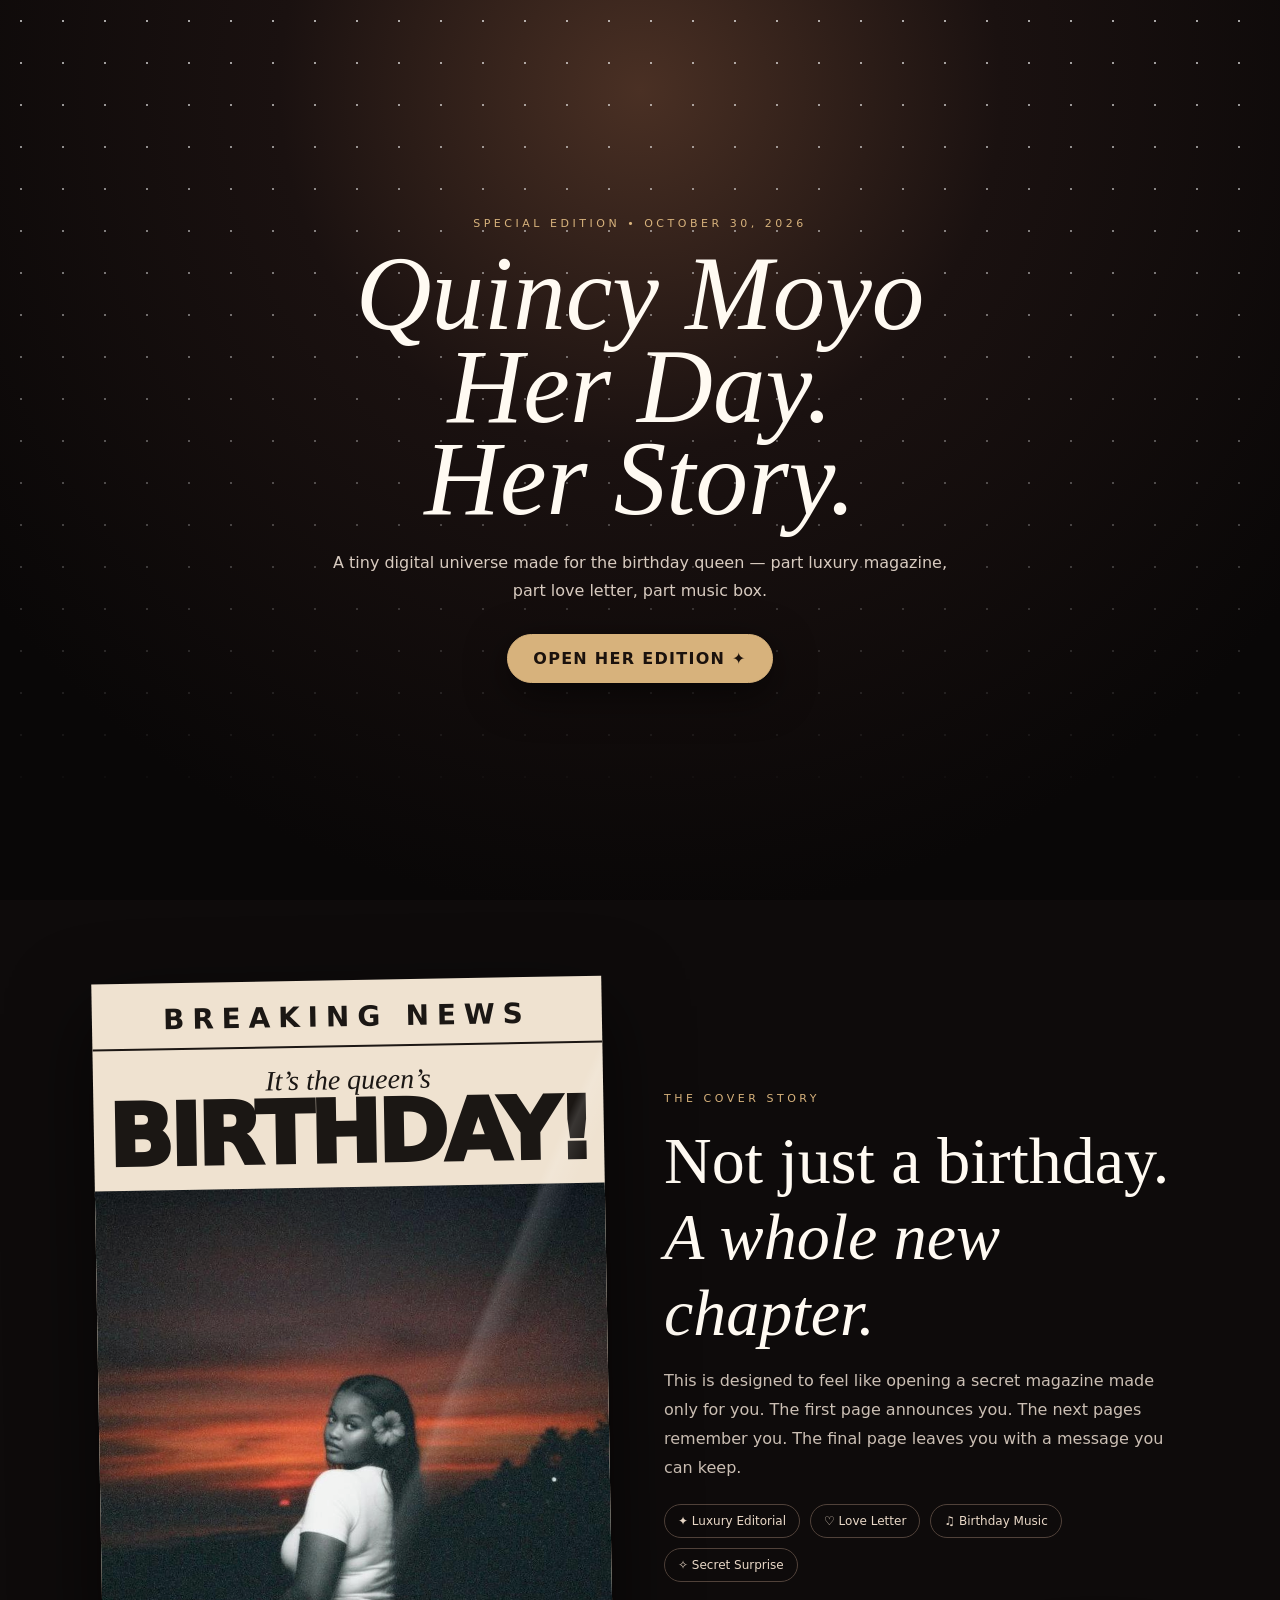
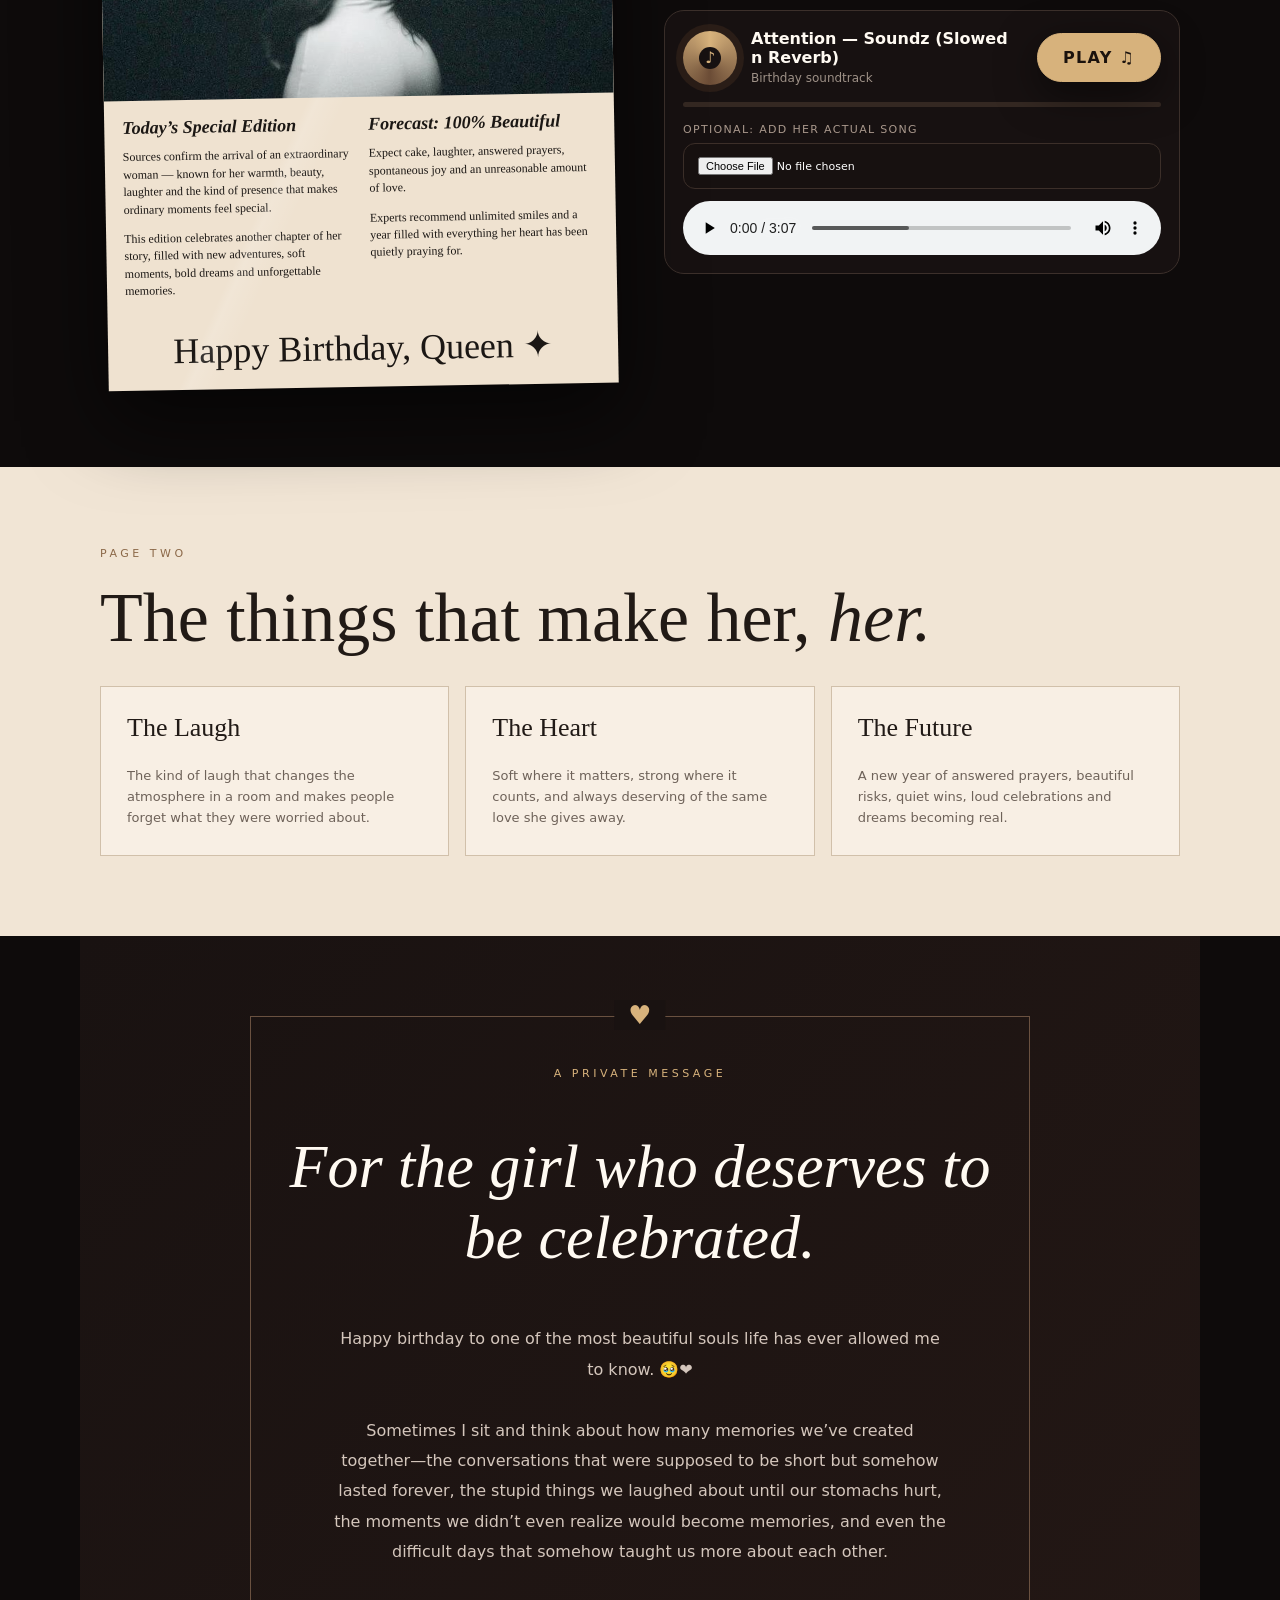
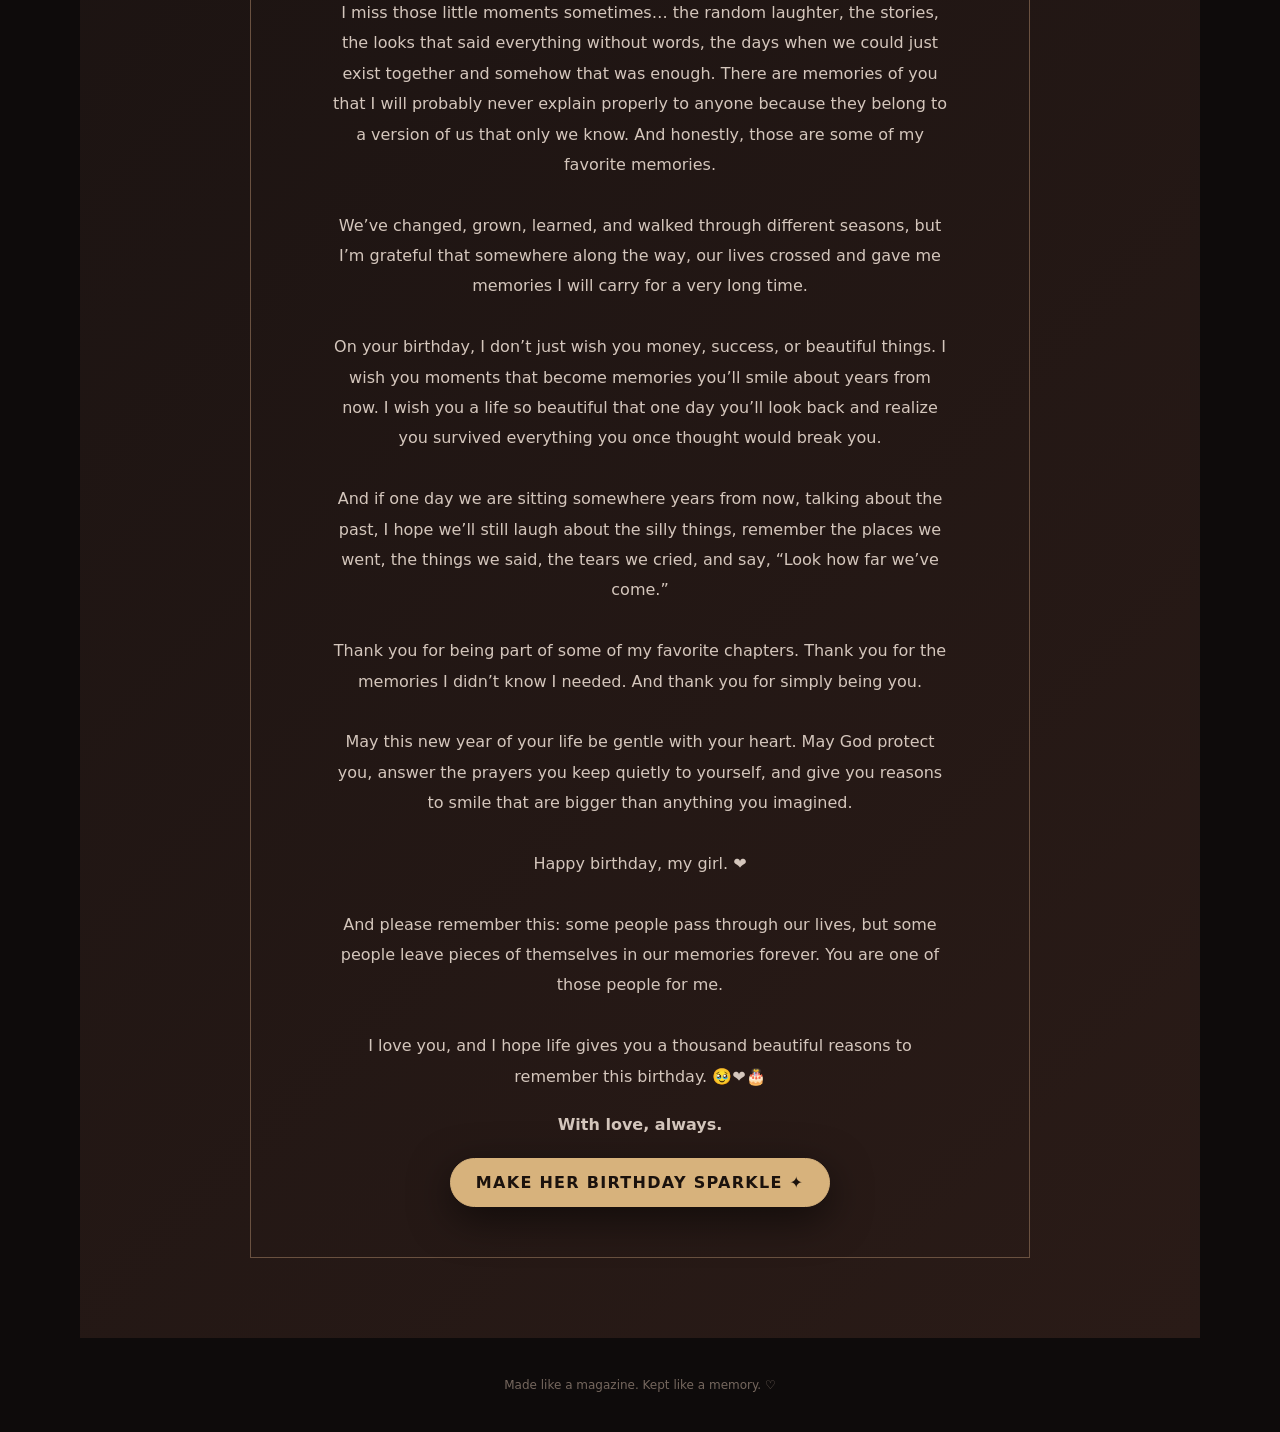
<file: index.html>
<!doctype html>
<html lang="en">
<head>
  <meta charset="UTF-8" />
  <meta name="viewport" content="width=device-width, initial-scale=1.0" />
  <meta name="theme-color" content="#171514" />
  <meta name="description" content="A birthday magazine made just for the queen." />
  <meta http-equiv="refresh" content="0; url=birthday_queen_magazine.html" />
  <title>Opening the Birthday Magazine</title>
  <script>window.location.replace("birthday_queen_magazine.html");</script>
  <link rel="preconnect" href="https://fonts.googleapis.com" />
  <link rel="preconnect" href="https://fonts.gstatic.com" crossorigin />
  <link href="https://fonts.googleapis.com/css2?family=DM+Sans:wght@400;500;600;700&family=Playfair+Display:ital,wght@0,400;0,500;0,600;1,400;1,500&display=swap" rel="stylesheet" />
  <link rel="stylesheet" href="styles.css" />
  <link rel="stylesheet" href="birthday-extras.css" />
  <script src="script.js" defer></script>
</head>
<body>
  <p>If the magazine does not open automatically, <a href="birthday_queen_magazine.html">open the birthday magazine</a>.</p>
  <div class="intro" id="intro" role="dialog" aria-modal="true" aria-labelledby="intro-title">
    <div class="intro-grain" aria-hidden="true"></div>
    <p class="eyebrow intro-edition">SPECIAL EDITION <span>✦</span> JUST FOR YOU</p>
    <div class="intro-rule"></div>
    <p class="intro-kicker">A little world created just for her</p>
    <h1 id="intro-title">Her day.<br /><em>Her story.</em></h1>
    <p class="intro-copy">One queen. One unforgettable kind of magic.</p>
    <button class="open-edition" id="open-edition" type="button"><span>Open her edition</span><span aria-hidden="true">↗</span></button>
    <p class="intro-foot">MADE WITH LOVE &amp; A LITTLE BIT OF SPARKLE</p>
  </div>

  <div class="site-shell" id="site-shell" aria-hidden="true">
    <header class="topbar">
      <a class="wordmark" href="#top" aria-label="The Birthday Edition home">THE <span>Ｂ</span>IRTHDAY EDITION</a>
      <nav class="top-nav" aria-label="Main navigation">
        <a href="#cover">THE COVER</a><a href="#letter">A LETTER</a><a href="#song">THE SOUNDTRACK</a>
      </nav>
      <a class="nav-note" href="#letter">A NOTE FOR HER <span>↘</span></a>
    </header>

    <main id="top">
      <section class="cover-section section-wrap" id="cover" aria-labelledby="cover-title">
        <div class="issue-line"><span>VOL. 01</span><span>OCTOBER 30, 2026</span><span>THE ONE-OF-ONE ISSUE</span></div>
        <article class="magazine-cover">
          <div class="cover-masthead"><span class="masthead-small">THE</span><span class="masthead-name">BIRTHDAY<br class="masthead-break" /> CHRONICLE</span><span class="masthead-seal">EST.<br />WITH LOVE</span></div>
          <div class="cover-rule"></div>
          <p class="breaking-news">BREAKING NEWS <span>✦</span> IT'S HER MOMENT</p>
          <div class="cover-title-block"><p class="script-title">It's the queen's</p><h1 id="cover-title">BIRTHDAY<span>!</span></h1><p class="cover-edition">A VERY SPECIAL BIRTHDAY EDITION</p></div>
          <div class="cover-feature">
            <div class="cover-photo-wrap">
              <img id="cover-photo" class="cover-photo" src="WhatsApp Image 2026-10-30 at 08.44.41.jpeg" alt="October at sunset, looking back with a flower in her hair" />
              <span class="photo-caption">THE QUEEN, IN HER ELEMENT</span>
              <label class="photo-edit" for="cover-photo-input">＋ <span>Change photo</span></label>
              <input class="visually-hidden" id="cover-photo-input" type="file" accept="image/*" />
            </div>
            <div class="cover-copy">
              <p class="eyebrow">A CELEBRATION OF <span class="person-name">OCTOBER</span></p>
              <h2>Today, the<br /><em>whole world</em><br />gets brighter.</h2>
              <p class="story-copy">In today's special edition, we celebrate a one-of-a-kind soul: her warmth, her beautiful energy, and all the little things that make being around her feel like a gift.</p>
              <div class="forecast"><p class="forecast-title">✳ TODAY'S FORECAST</p><p>100% chance of cake, laughter, <br />sweet memories &amp; being spoiled.</p></div>
              <p class="cover-signoff">With love, always <span>♡</span></p>
            </div>
          </div>
          <div class="cover-footer"><span>HAPPINESS LOOKS GOOD ON YOU</span><span class="cover-name">OCTOBER</span><span>THE BIRTHDAY QUEEN ♛</span></div>
        </article>
        <p class="cover-instruction">A little keepsake for your very favorite person. <span>Scroll to explore ↓</span></p>
      </section>

      <section class="photo-strip section-wrap" aria-label="Birthday memories">
        <div class="section-heading"><p class="eyebrow">THE PHOTO DESK</p><h2>Little moments.<br /><em>Big main-character energy.</em></h2><label class="outline-button upload-label" for="gallery-upload">＋ Add your photos</label><input class="visually-hidden" id="gallery-upload" type="file" accept="image/*" multiple /></div>
        <div class="gallery" id="gallery">
          <button class="gallery-card" type="button" aria-label="View birthday memory"><img src="WhatsApp Image 2026-10-30 at 08.44.41.jpeg" alt="October at sunset, with a flower in her hair" loading="lazy" /><span>01 — HER KIND OF MAGIC</span></button>
        </div>
      </section>

      <section class="memories-section" aria-labelledby="memories-heading">
        <div class="section-wrap">
          <p class="eyebrow">PAGE TWO <span>✦</span></p>
          <h2 id="memories-heading">The things that make her, <em>her.</em></h2>
          <p class="memories-intro">A few little reminders for the birthday queen: this story is only getting started.</p>
          <div class="memory-grid">
            <article class="memory-card"><span>01 / HER SPARK</span><h3>The little things</h3><p>The warmth, the style, the one-of-a-kind energy that makes ordinary days feel a little more special.</p></article>
            <article class="memory-card"><span>02 / HER HEART</span><h3>Always worth celebrating</h3><p>A reminder to give herself the same kindness, care, and love she deserves every day of the year.</p></article>
            <article class="memory-card"><span>03 / WHAT'S NEXT</span><h3>A beautiful new chapter</h3><p>More answered prayers, fresh adventures, quiet wins, big laughs, and dreams turning into memories.</p></article>
          </div>
        </div>
      </section>

      <section class="letter-section" id="letter" aria-labelledby="letter-heading">
        <div class="letter-inner section-wrap">
          <div class="letter-intro"><p class="eyebrow">SEALED WITH LOVE <span>✦</span></p><h2 id="letter-heading">A letter<br /><em>from me.</em></h2><p>Some things deserve more than a quick text. Write your own words here and they'll become part of her keepsake.</p><div class="letter-stamp" aria-hidden="true">A<br /><span>♡</span><br />NOTE</div></div>
          <div class="letter-workspace">
            <form class="letter-form" id="letter-form">
              <label for="her-name">Her name</label><input id="her-name" name="herName" type="text" value="October" maxlength="40" />
              <label for="your-name">Your name</label><input id="your-name" name="yourName" type="text" placeholder="How should I sign it?" maxlength="40" />
              <label for="birthday-message">Your birthday message</label><textarea id="birthday-message" name="message" rows="6" placeholder="Write what you really want her to know…"></textarea>
              <p class="form-hint">Your words stay in this browser. Nothing is sent anywhere.</p>
            </form>
            <article class="letter-card" aria-live="polite"><p class="letter-date">A NOTE FOR <span class="person-name">OCTOBER</span></p><p class="letter-dear">My dearest <span id="letter-recipient">October</span>,</p><p class="letter-message" id="letter-preview">Your birthday message will appear here as you write it.</p><p class="letter-closing">With all my love,</p><p class="letter-signature" id="letter-signature">Your person</p><span class="letter-heart" aria-hidden="true">♡</span></article>
          </div>
        </div>
      </section>

      <section class="music-section section-wrap" id="song" aria-labelledby="song-heading">
        <div class="music-copy"><p class="eyebrow">A SONG FOR HER <span>♫</span></p><h2 id="song-heading">Press play.<br /><em>Let the moment linger.</em></h2><p>The soundtrack is already here. Or choose another song from your device for a personal touch.</p><label class="outline-button track-upload" for="track-upload">＋ Choose a song</label><input class="visually-hidden" id="track-upload" type="file" accept="audio/*" /><p class="track-filename" id="track-filename">Attention — Soundz (Slowed n Reverb)</p></div>
        <div class="player-card">
          <div class="record-stage"><div class="record" id="record" aria-hidden="true"><div class="record-label"><span>THE<br />BIRTHDAY<br />MIX</span></div></div><div class="record-spark spark-one">✦</div><div class="record-spark spark-two">✧</div></div>
          <div class="player-controls"><div class="now-playing"><span class="playing-dot"></span><span>NOW PLAYING</span></div><div class="track-title" id="track-title">Attention — Soundz (Slowed n Reverb)</div><div class="progress-row"><span id="elapsed">0:00</span><input id="track-progress" type="range" min="0" max="100" value="0" aria-label="Song progress" /><span id="duration">0:00</span></div><div class="control-row"><button class="play-button" id="play-button" type="button" aria-label="Play song">▶</button><span class="volume-icon" aria-hidden="true">♫</span><input id="track-volume" type="range" min="0" max="1" step="0.01" value="0.8" aria-label="Volume" /><span class="player-note">MADE FOR THIS MOMENT</span></div><audio id="birthday-audio" preload="metadata" src="Attention - Soundz (Slowed n Reverb) (1).mp3"></audio></div>
        </div>
      </section>

      <section class="finale" aria-label="Birthday wishes"><div class="finale-stars" aria-hidden="true">✦　　　✧　　　　　✦　　　　✧</div><p class="eyebrow">ONE LAST THING</p><h2>May this year be<br /><em>as lovely as you are.</em></h2><p>More soft mornings. More loud laughs. More moments that feel like this.</p><button class="celebrate-button" id="celebrate-button" type="button">Make her birthday sparkle ✦</button><a class="back-to-top" href="#top">BACK TO THE BEGINNING ↑</a><span class="finale-flower" aria-hidden="true">✿</span></section>
    </main>
    <footer class="site-footer"><span>THE BIRTHDAY EDITION</span><span>MADE WITH LOVE, JUST FOR HER ♡</span><span>VOL. 01</span></footer>
  </div>

  <div class="lightbox" id="lightbox" role="dialog" aria-modal="true" aria-label="Photo viewer" hidden><button class="lightbox-close" id="lightbox-close" type="button" aria-label="Close photo">×</button><img id="lightbox-image" alt="Birthday memory enlarged" /></div>
</body>
</html>
</file>
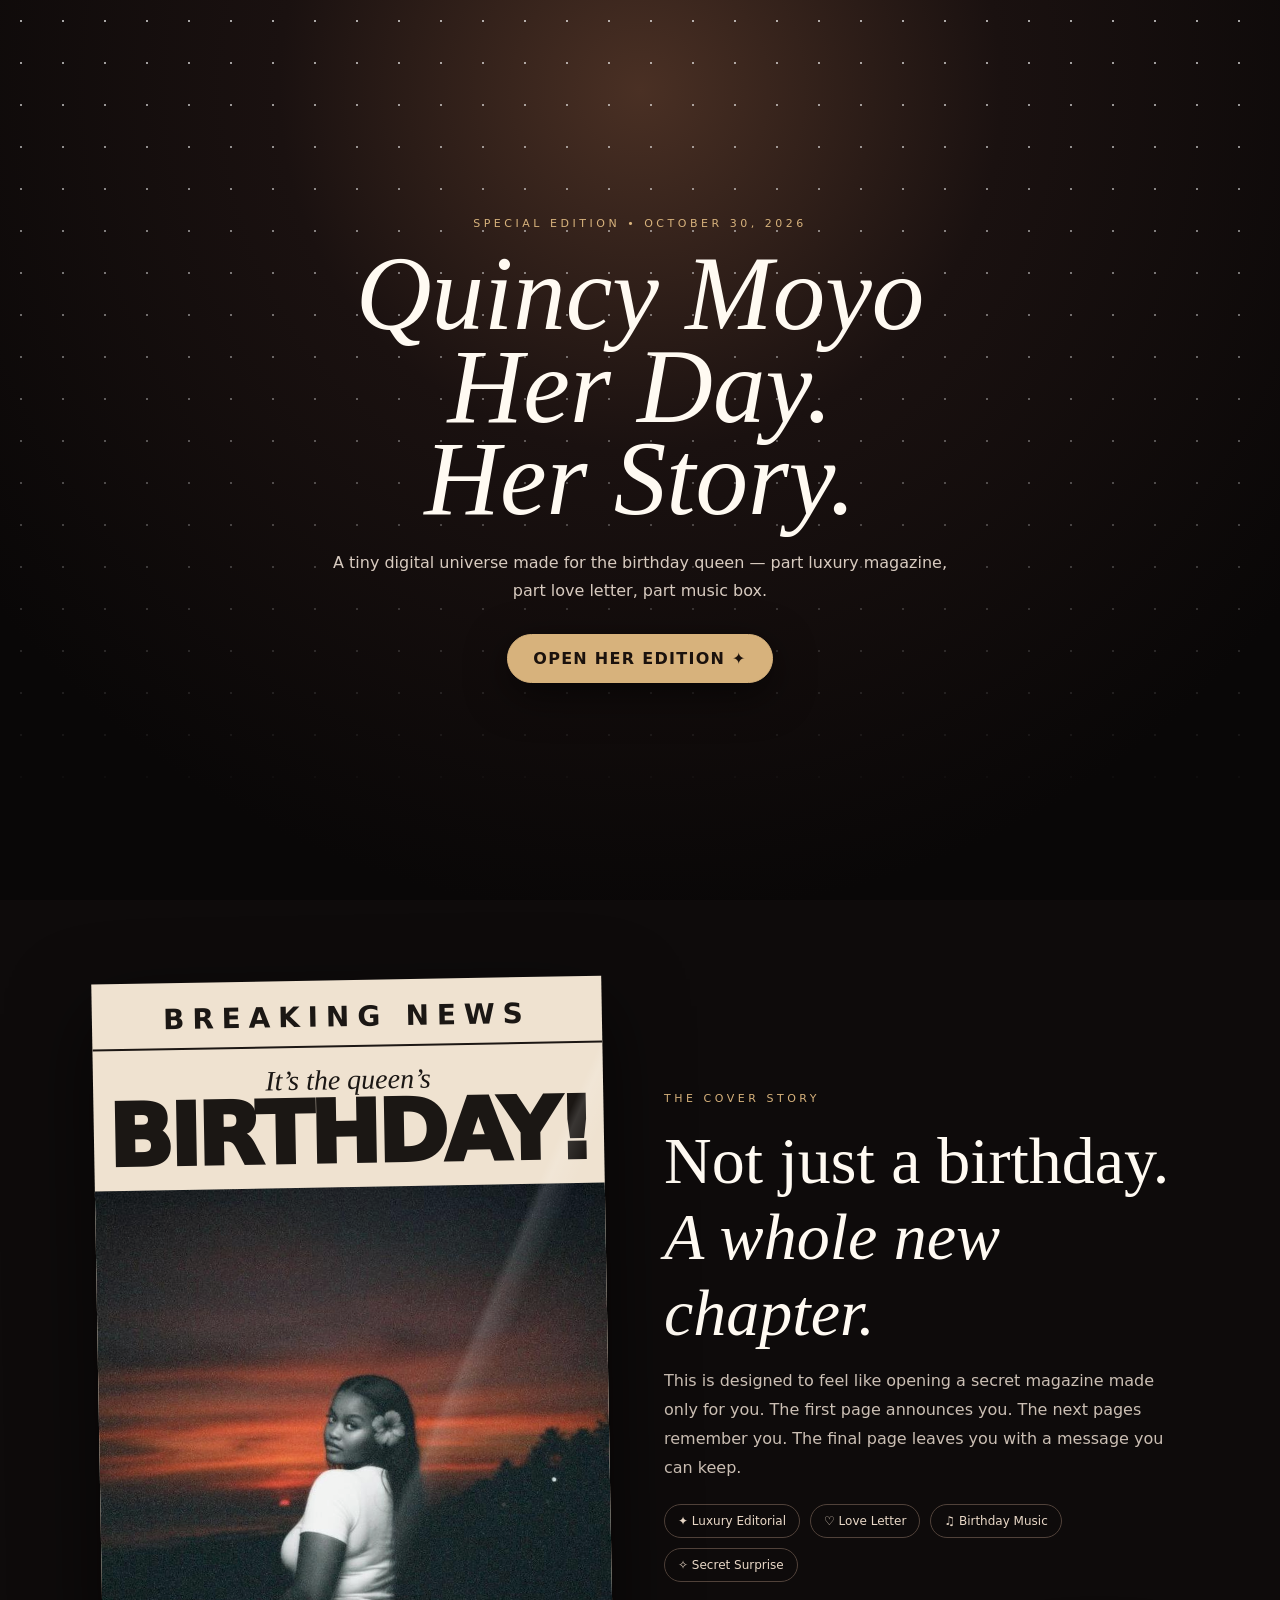
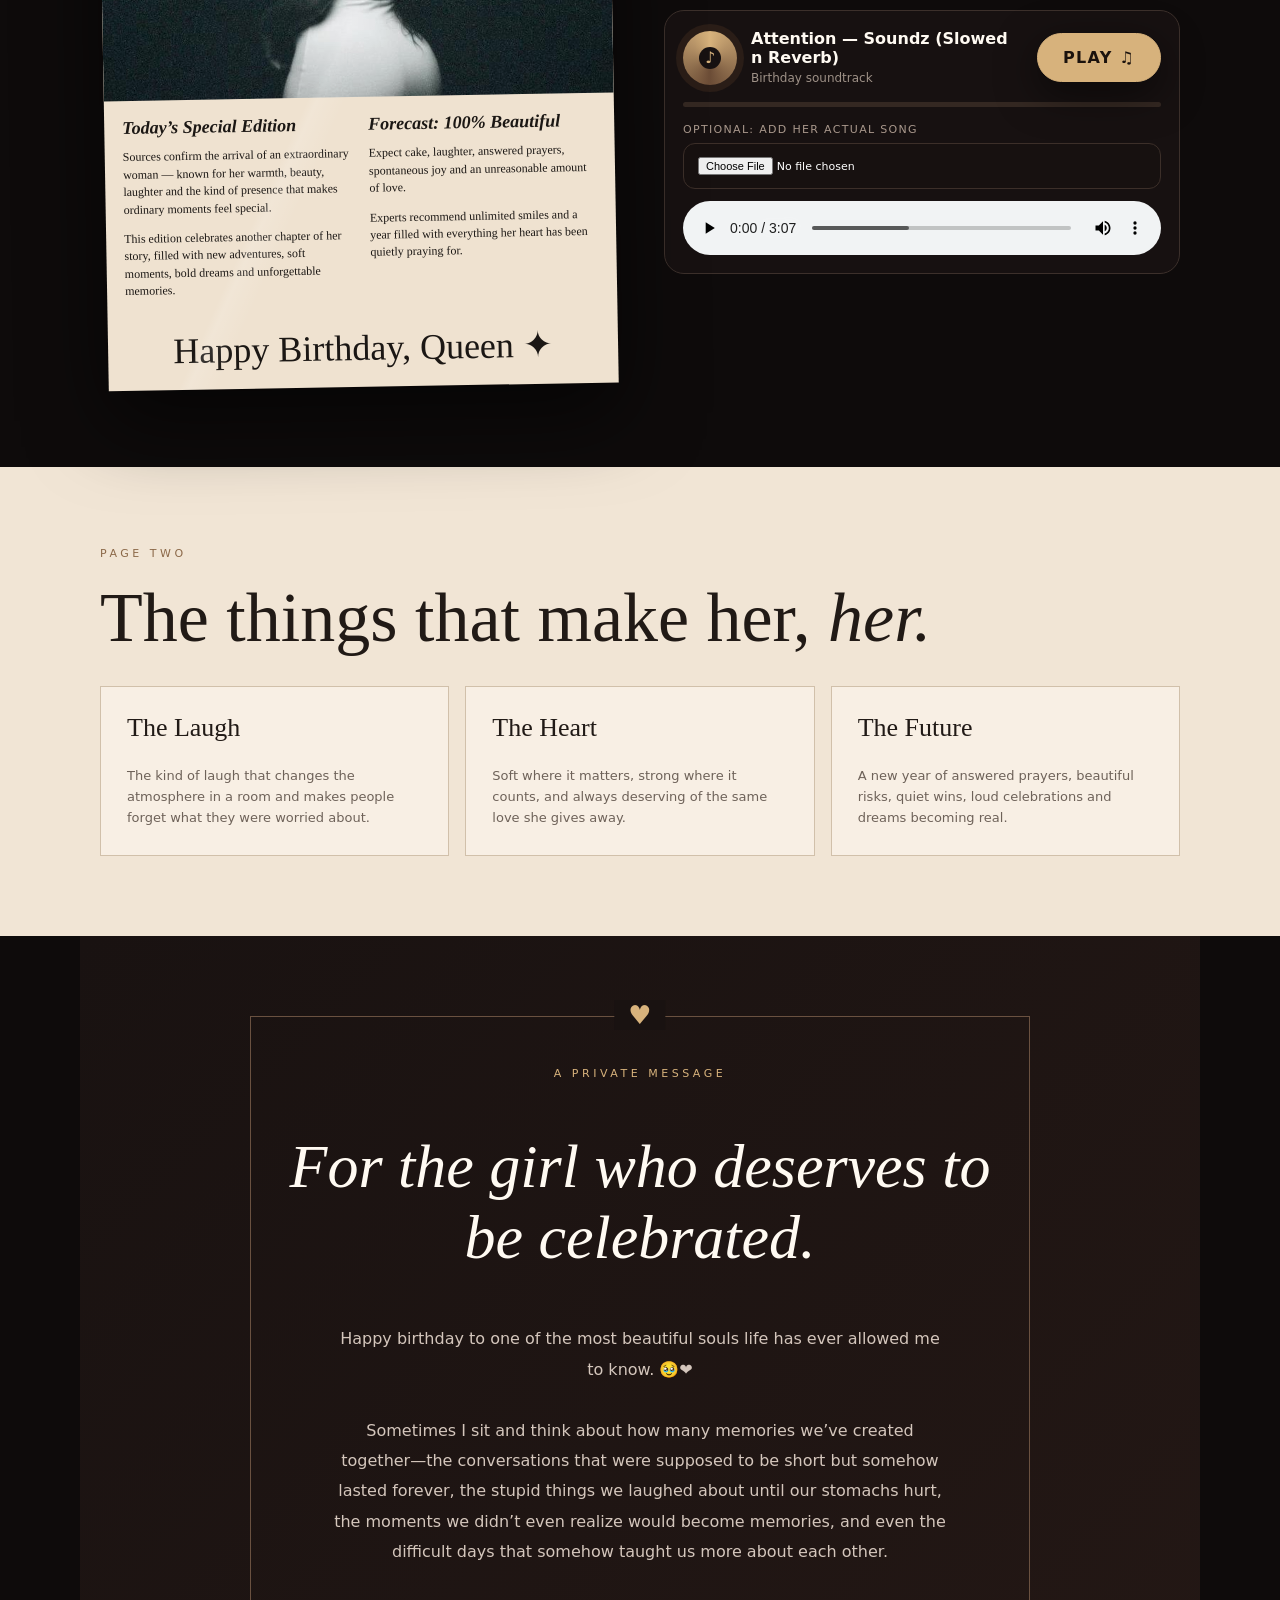
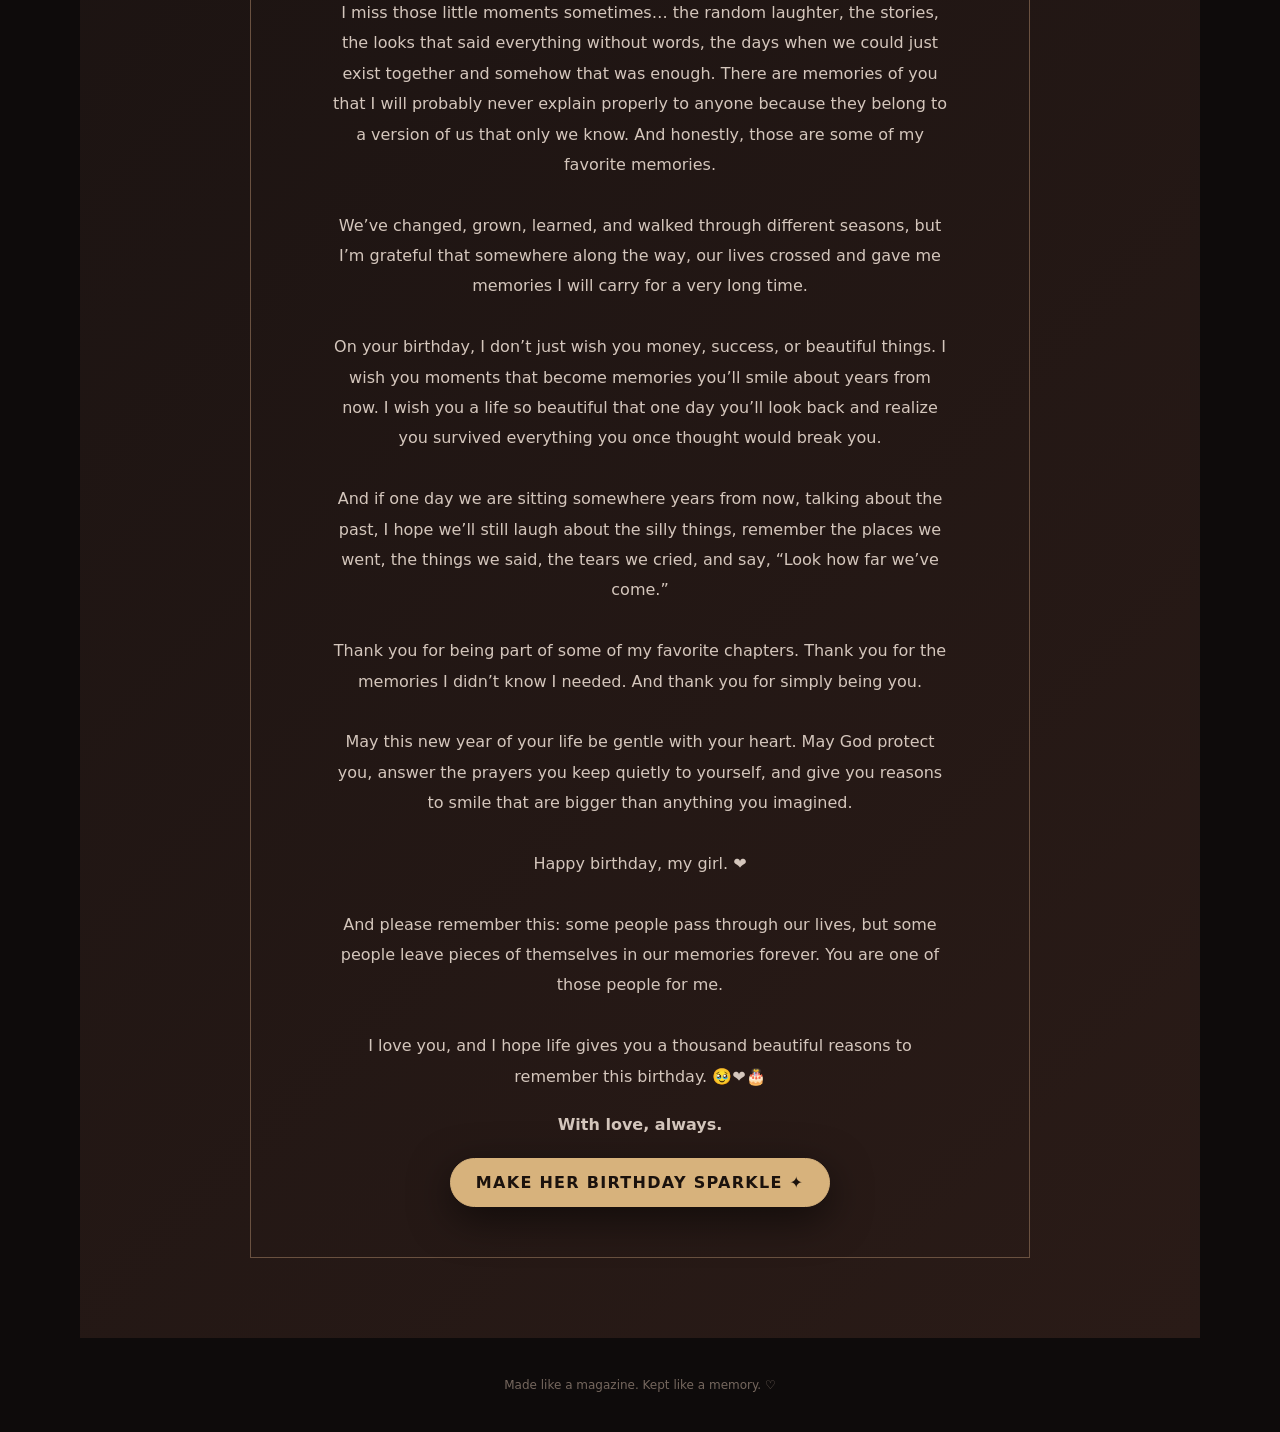
<file: birthday_queen_magazine.html>
<!doctype html><html lang="en"><head><meta charset="utf-8"><meta name="viewport" content="width=device-width,initial-scale=1"><title>Her Birthday Edition</title><style>
:root{--site-primary:#181313;--site-secondary:#b98a5b;--site-background:#0e0b0b;--site-on-primary:#fffaf2;--site-on-secondary:#1b120d;--site-on-background:#fffaf2;--site-font-body:Inter,system-ui,-apple-system,BlinkMacSystemFont,"Segoe UI",sans-serif;--site-font-heading:Georgia,"Times New Roman",serif;--site-heading-scale:1;--site-spacing-scale:1;--site-radius-scale:1;--gold:#d7b27c;--cream:#f5eadb}
*{box-sizing:border-box}html{scroll-behavior:smooth}body{margin:0;background:#0e0b0b;color:var(--site-on-background);font-family:var(--site-font-body)}#app{min-height:100vh;background:var(--site-background);overflow:hidden}button,input,textarea{font:inherit}button{cursor:pointer}.hero{min-height:100vh;display:grid;place-items:center;padding:28px;position:relative;background:radial-gradient(circle at 50% 10%,#4a3024 0,#1a1110 35%,#090707 80%)}.stars{position:absolute;inset:0;opacity:.65;background-image:radial-gradient(#fff 1px,transparent 1px);background-size:42px 42px;mask-image:linear-gradient(to bottom,#fff,transparent 90%)}.envelope{position:relative;z-index:2;max-width:820px;width:100%;text-align:center;padding:50px 24px}.kicker{letter-spacing:.32em;text-transform:uppercase;font-size:11px;color:#d7b27c;margin-bottom:18px}h1{font-family:var(--site-font-heading);font-size:clamp(48px,9vw,105px);line-height:.88;margin:0;font-weight:500;font-style:italic}.hero p{max-width:620px;margin:24px auto 30px;color:#d8cbc0;line-height:1.7}.primary{border:1px solid #d7b27c;background:#d7b27c;color:#1b120d;border-radius:999px;padding:14px 25px;font-weight:800;letter-spacing:.08em;text-transform:uppercase;box-shadow:0 12px 40px #0008}.section{padding:80px 20px;max-width:1120px;margin:auto}.magazine-wrap{display:grid;grid-template-columns:minmax(280px,510px) 1fr;gap:54px;align-items:center}.magazine{background:#efe2d0;color:#1b1714;box-shadow:0 30px 80px #0009;transform:rotate(-1deg);position:relative;overflow:hidden}.magazine:after{content:"";position:absolute;inset:0;pointer-events:none;background:linear-gradient(115deg,transparent 55%,#fff2 56%,transparent 59%)}.mag-head{padding:20px 18px 12px;text-align:center;border-bottom:2px solid #1c1714;letter-spacing:.28em;font-weight:800;font-size:clamp(18px,3vw,28px)}.mag-kicker{font-family:cursive;text-align:center;font-size:28px;padding:17px 10px 0;font-style:italic}.mag-title{font-size:clamp(48px,8vw,86px);font-weight:950;line-height:.82;text-align:center;margin:2px 10px 18px;letter-spacing:-.05em}.photo{width:100%;aspect-ratio:1/1;object-fit:cover;object-position:center 35%;display:block;filter:saturate(.88) contrast(1.04)}.mag-copy{display:grid;grid-template-columns:1fr 1fr;gap:18px;padding:18px;font-family:Georgia,serif;font-size:12px;line-height:1.45}.mag-copy h3{font-size:18px;line-height:1.05;margin:0 0 8px;font-style:italic}.mag-script{font-family:cursive;font-size:36px;text-align:center;padding:0 12px 18px}.side h2{font-family:var(--site-font-heading);font-size:clamp(38px,6vw,66px);font-weight:500;margin:0 0 16px}.side p{color:#cbbfb4;line-height:1.8}.pills{display:flex;flex-wrap:wrap;gap:10px;margin:22px 0 28px}.pill{padding:9px 13px;border:1px solid #51423a;border-radius:999px;color:#ead9c8;font-size:12px}.player{margin-top:28px;padding:18px;border:1px solid #3c302b;background:#171111;border-radius:20px}.player-row{display:flex;align-items:center;gap:14px}.disk{width:54px;height:54px;border-radius:50%;background:conic-gradient(#d7b27c,#6b4c36,#d7b27c);display:grid;place-items:center;animation:spin 5s linear infinite;animation-play-state:paused;box-shadow:0 0 0 7px #2a1d17}.disk.playing{animation-play-state:running}.disk:after{content:"♪";width:22px;height:22px;background:#171111;border-radius:50%;display:grid;place-items:center;color:#d7b27c}@keyframes spin{to{transform:rotate(360deg)}}.now{flex:1}.now strong{display:block}.now span{font-size:12px;color:#9e9187}.progress{height:5px;background:#342822;border-radius:9px;margin:16px 0;overflow:hidden}.bar{height:100%;width:0;background:#d7b27c;transition:width .1s}.memories{background:#f1e5d5;color:#211a16}.memory-grid{display:grid;grid-template-columns:repeat(3,1fr);gap:16px;margin-top:28px}.card{padding:26px;border:1px solid #d1c0aa;background:#f8efe4;min-height:170px;display:flex;flex-direction:column;justify-content:space-between}.card b{font-family:var(--site-font-heading);font-size:26px;font-weight:500}.card span{font-size:13px;line-height:1.6;color:#6e6259}.letter{background:linear-gradient(135deg,#191211,#2a1b17);text-align:center}.letter-box{max-width:780px;margin:auto;border:1px solid #6a5140;padding:50px 30px;position:relative}.letter-box:before{content:"♥";position:absolute;top:-17px;left:50%;transform:translateX(-50%);background:#191211;padding:0 14px;color:#d7b27c;font-size:26px}.letter h2{font-family:var(--site-font-heading);font-size:clamp(38px,6vw,62px);font-style:italic;font-weight:500}.letter p{color:#d4c6bc;line-height:1.9;max-width:620px;margin:18px auto}.customize{background:#0c0909}.form{max-width:760px;margin:auto;display:grid;gap:14px}.form-grid{display:grid;grid-template-columns:1fr 1fr;gap:14px}label{font-size:11px;text-transform:uppercase;letter-spacing:.12em;color:#a9988c}input,textarea{width:100%;margin-top:7px;background:#171110;border:1px solid #3c2f29;color:#fff;padding:13px 14px;border-radius:12px;outline:none}textarea{min-height:130px;resize:vertical}.footer{padding:40px 20px;text-align:center;color:#75675e;font-size:12px}.toast{position:fixed;left:50%;bottom:24px;transform:translate(-50%,20px);opacity:0;pointer-events:none;background:#f4e5d2;color:#201713;padding:12px 18px;border-radius:999px;z-index:20;transition:.35s;box-shadow:0 10px 40px #0008}.toast.show{opacity:1;transform:translate(-50%,0)}.confetti{position:fixed;top:-15px;width:8px;height:14px;z-index:30;animation:fall 2.5s linear forwards}@keyframes fall{to{transform:translate3d(var(--x),110vh,0) rotate(720deg);opacity:.9}}@media(max-width:800px){.magazine-wrap{grid-template-columns:1fr}.magazine{max-width:560px;margin:auto}.memory-grid{grid-template-columns:1fr}.form-grid{grid-template-columns:1fr}.section{padding:60px 16px}}
</style></head><body><div id="app">
<section class="hero"><div class="stars"></div><div class="envelope"><div class="kicker">Special Edition • October 30, 2026</div><h1>Her Day.<br>Her Story.</h1><p>A tiny digital universe made for the birthday queen — part luxury magazine, part love letter, part music box.</p><button class="primary" onclick="document.getElementById('edition').scrollIntoView(); startMusic()">Open Her Edition ✦</button></div></section>
<section class="section" id="edition"><div class="magazine-wrap"><article class="magazine"><div class="mag-head">BREAKING NEWS</div><div class="mag-kicker">It’s the queen’s</div><div class="mag-title">BIRTHDAY!</div><img class="photo" src="[data-uri]" alt="Birthday queen"><div class="mag-copy"><div><h3>Today’s Special Edition</h3><p>Sources confirm the arrival of an extraordinary woman — known for her warmth, beauty, laughter and the kind of presence that makes ordinary moments feel special.</p><p>This edition celebrates another chapter of her story, filled with new adventures, soft moments, bold dreams and unforgettable memories.</p></div><div><h3>Forecast: 100% Beautiful</h3><p>Expect cake, laughter, answered prayers, spontaneous joy and an unreasonable amount of love.</p><p>Experts recommend unlimited smiles and a year filled with everything her heart has been quietly praying for.</p></div></div><div class="mag-script">Happy Birthday, Queen ✦</div></article><div class="side"><div class="kicker">THE COVER STORY</div><h2>Not just a birthday.<br><em>A whole new chapter.</em></h2><p>This is designed to feel like opening a secret magazine made only for her. The first page announces her. The next pages remember her. The final page leaves her with a message she can keep.</p><div class="pills"><span class="pill">✦ Luxury Editorial</span><span class="pill">♡ Love Letter</span><span class="pill">♫ Birthday Music</span><span class="pill">✧ Secret Surprise</span></div><div class="player"><div class="player-row"><div class="disk" id="disk"></div><div class="now"><strong id="trackName">A Little Birthday Melody</strong><span id="trackSub">Original browser-made instrumental</span></div><button class="primary" id="playBtn" onclick="toggleMusic()">Play ♫</button></div><div class="progress"><div class="bar" id="bar"></div></div><label style="display:block;margin-top:10px">Optional: add her actual song<input id="audioFile" type="file" accept="audio/*"></label><audio id="audio" controls style="width:100%;margin-top:12px;display:none"></audio></div></div></div></section>
<section class="memories"><div class="section"><div class="kicker" style="color:#8b6848">PAGE TWO</div><h2 style="font-family:Georgia,serif;font-size:clamp(40px,6vw,70px);font-weight:500;margin:0">The things that make her, <em>her.</em></h2><div class="memory-grid"><div class="card"><b>The Laugh</b><span>The kind of laugh that changes the atmosphere in a room and makes people forget what they were worried about.</span></div><div class="card"><b>The Heart</b><span>Soft where it matters, strong where it counts, and always deserving of the same love she gives away.</span></div><div class="card"><b>The Future</b><span>A new year of answered prayers, beautiful risks, quiet wins, loud celebrations and dreams becoming real.</span></div></div></div></section>
<section class="letter section"><div class="letter-box"><div class="kicker">A PRIVATE MESSAGE</div><h2>For the girl who deserves to be celebrated.</h2><p id="letterText">May this new chapter be gentle with you. May God surprise you with the kind of blessings you never knew how to ask for. May you never forget how deeply loved, wonderfully made and incredibly capable you are.</p><p><strong id="fromText">With love, always.</strong></p><button class="primary" onclick="celebrate()">Make Her Birthday Sparkle ✦</button></div></section>
<div class="footer">Made like a magazine. Kept like a memory. ♡</div><div class="toast" id="toast">The birthday edition has been updated ✦</div></div><script>
let ctx,master,timer=null,playing=false,startTime=0,duration=26;const notes=[261.63,329.63,392,523.25,392,329.63,293.66,349.23,440,523.25,440,349.23,329.63,392,493.88,587.33,523.25,392];
const birthdayMessage = `Happy birthday to one of the most beautiful souls life has ever allowed me to know. 🥹❤️

Sometimes I sit and think about how many memories we’ve created together—the conversations that were supposed to be short but somehow lasted forever, the stupid things we laughed about until our stomachs hurt, the moments we didn’t even realize would become memories, and even the difficult days that somehow taught us more about each other.

I miss those little moments sometimes… the random laughter, the stories, the looks that said everything without words, the days when we could just exist together and somehow that was enough. There are memories of you that I will probably never explain properly to anyone because they belong to a version of us that only we know. And honestly, those are some of my favorite memories.

We’ve changed, grown, learned, and walked through different seasons, but I’m grateful that somewhere along the way, our lives crossed and gave me memories I will carry for a very long time.

On your birthday, I don’t just wish you money, success, or beautiful things. I wish you moments that become memories you’ll smile about years from now. I wish you a life so beautiful that one day you’ll look back and realize you survived everything you once thought would break you.

And if one day we are sitting somewhere years from now, talking about the past, I hope we’ll still laugh about the silly things, remember the places we went, the things we said, the tears we cried, and say, “Look how far we’ve come.”

Thank you for being part of some of my favorite chapters. Thank you for the memories I didn’t know I needed. And thank you for simply being you.

May this new year of your life be gentle with your heart. May God protect you, answer the prayers you keep quietly to yourself, and give you reasons to smile that are bigger than anything you imagined.

Happy birthday, my girl. ❤️

And please remember this: some people pass through our lives, but some people leave pieces of themselves in our memories forever. You are one of those people for me.

I love you, and I hope life gives you a thousand beautiful reasons to remember this birthday. 🥹❤️🎂`;
document.querySelector('.photo').src = encodeURI('WhatsApp Image 2026-10-30 at 08.44.41.jpeg');
document.getElementById('letterText').textContent = birthdayMessage;
document.getElementById('letterText').style.whiteSpace = 'pre-line';
document.querySelector('.hero h1').innerHTML = 'Quincy Moyo<br>Her Day.<br>Her Story.';
document.querySelector('.side p').textContent = 'This is designed to feel like opening a secret magazine made only for you. The first page announces you. The next pages remember you. The final page leaves you with a message you can keep.';
const letterEffectsStyle = document.createElement('style');
letterEffectsStyle.textContent = `
.letter-heart-fall,.letter-spark{position:fixed;z-index:40;pointer-events:none;user-select:none}
.letter-heart-fall{top:-3rem;color:#f28ea0;font-size:clamp(1.2rem,3vw,2rem);text-shadow:0 0 12px #f28ea066;animation:letterHeartFall 4.2s ease-in forwards}
@keyframes letterHeartFall{0%{opacity:0;transform:translate3d(0,-5vh,0) rotate(0) scale(.7)}12%{opacity:1}100%{opacity:0;transform:translate3d(var(--heart-drift),110vh,0) rotate(360deg) scale(1.15)}}
.letter-spark{color:#e8c67f;font-size:clamp(1rem,2.4vw,1.8rem);text-shadow:0 0 14px #f4d894;animation:letterSpark 2.4s ease-out forwards}
@keyframes letterSpark{0%{opacity:0;transform:translate(0,0) scale(.2) rotate(0)}25%{opacity:1}100%{opacity:0;transform:translate(var(--spark-x),var(--spark-y)) scale(1.5) rotate(100deg)}}
@media(prefers-reduced-motion:reduce){.letter-heart-fall,.letter-spark{display:none!important}}
`;
document.head.append(letterEffectsStyle);
let letterEffectsPlayed = false;
function playLetterEffects() {
	if (letterEffectsPlayed) return;
	letterEffectsPlayed = true;
	const hearts = ['♡', '♥', '❤️'];
	for (let index = 0; index < 30; index += 1) {
		const heart = document.createElement('span');
		heart.className = 'letter-heart-fall';
		heart.textContent = hearts[index % hearts.length];
		heart.style.left = `${Math.random() * 100}vw`;
		heart.style.setProperty('--heart-drift', `${(Math.random() - 0.5) * 180}px`);
		heart.style.animationDelay = `${Math.random() * 0.8}s`;
		document.body.append(heart);
		window.setTimeout(() => heart.remove(), 5200);
	}
	window.setTimeout(() => {
		for (let index = 0; index < 36; index += 1) {
			const spark = document.createElement('span');
			spark.className = 'letter-spark';
			spark.textContent = index % 2 ? '✦' : '✧';
			spark.style.left = `${Math.random() * 100}vw`;
			spark.style.top = `${Math.random() * 78}vh`;
			spark.style.setProperty('--spark-x', `${(Math.random() - 0.5) * 150}px`);
			spark.style.setProperty('--spark-y', `${(Math.random() - 0.5) * 150}px`);
			document.body.append(spark);
			window.setTimeout(() => spark.remove(), 2500);
		}
	}, 4000);
}
const letterSection = document.querySelector('.letter');
function checkLetterEntrance() {
	const bounds = letterSection.getBoundingClientRect();
	if (bounds.top < window.innerHeight * 0.8 && bounds.bottom > 0) {
		playLetterEffects();
		window.clearInterval(letterEntranceTimer);
		window.removeEventListener('scroll', checkLetterEntrance);
		window.removeEventListener('resize', checkLetterEntrance);
	}
}
const letterEntranceTimer = window.setInterval(checkLetterEntrance, 300);
window.addEventListener('scroll', checkLetterEntrance, { passive: true });
window.addEventListener('resize', checkLetterEntrance);
window.requestAnimationFrame(checkLetterEntrance);
const audio = document.getElementById('audio');
audio.src = encodeURI('Attention - Soundz (Slowed n Reverb) (1).mp3');
audio.style.display = 'block';
document.getElementById('trackName').textContent = 'Attention — Soundz (Slowed n Reverb)';
document.getElementById('trackSub').textContent = 'Birthday soundtrack';
function tone(freq,when,len,vol){const o=ctx.createOscillator(),g=ctx.createGain();o.type='sine';o.frequency.value=freq;g.gain.setValueAtTime(0,when);g.gain.linearRampToValueAtTime(vol,when+.03);g.gain.exponentialRampToValueAtTime(.001,when+len);o.connect(g);g.connect(master);o.start(when);o.stop(when+len+.05)}
function toggleMusic(){if(audio.paused)startMusic();else stopMusic()}
function startMusic(){audio.play().catch(()=>toast('The song could not be played in this browser.'));}
function stopMusic(){audio.pause();}
audio.addEventListener('play',()=>{playing=true;document.getElementById('playBtn').textContent='Pause ♫';document.getElementById('disk').classList.add('playing')});
audio.addEventListener('pause',()=>{playing=false;document.getElementById('playBtn').textContent='Play ♫';document.getElementById('disk').classList.remove('playing')});
audio.addEventListener('ended',()=>{document.getElementById('bar').style.width='0%'});
audio.addEventListener('timeupdate',()=>{if(Number.isFinite(audio.duration)&&audio.duration>0)document.getElementById('bar').style.width=`${(audio.currentTime/audio.duration)*100}%`});
function personalize(){const name=document.getElementById('nameInput').value.trim()||'Birthday Queen';const sender=document.getElementById('senderInput').value.trim()||'With love, always.';const msg=document.getElementById('messageInput').value.trim();document.querySelector('.hero h1').innerHTML=name+'<br/>Her Story.';document.getElementById('letterText').textContent=msg||birthdayMessage;document.getElementById('letterText').style.whiteSpace='pre-line';document.getElementById('fromText').textContent=sender;toast('The birthday edition has been updated ✦')}
function toast(t){const x=document.getElementById('toast');x.textContent=t;x.classList.add('show');setTimeout(()=>x.classList.remove('show'),2200)}
function celebrate(){for(let i=0;i<85;i++){const c=document.createElement('i');c.className='confetti';c.style.left=(Math.random()*100)+'vw';c.style.setProperty('--x',((Math.random()-.5)*260)+'px');c.style.background=['#d7b27c','#f1e5d5','#9d6b4a','#ffffff'][i%4];c.style.animationDelay=(Math.random()*.7)+'s';document.body.appendChild(c);setTimeout(()=>c.remove(),3200)}toast('Birthday magic activated ✦');startMusic()}
document.getElementById('audioFile').addEventListener('change',e=>{const f=e.target.files[0];if(!f)return;const audio=document.getElementById('audio');audio.src=URL.createObjectURL(f);audio.style.display='block';document.getElementById('trackName').textContent=f.name;document.getElementById('trackSub').textContent='Your chosen birthday song';stopMusic()});
</script></body></html>
</file>
<file: styles.css>
:root{color-scheme:light;--cream:#f3e8d8;--paper:#e8d5c0;--espresso:#5b3828;--ink:#171514;--blush:#d9a39a;--gold:#c8a46a;--white:#fff9f2;--serif:"Playfair Display",Georgia,serif;--sans:"DM Sans",Arial,sans-serif;font-family:var(--sans);color:var(--ink);background:var(--cream);font-synthesis:none;text-rendering:optimizeLegibility}*{box-sizing:border-box}html{scroll-behavior:smooth;scroll-padding-top:85px}body{margin:0;min-width:320px;background:var(--cream)}button,input,textarea{font:inherit}button,a,label{-webkit-tap-highlight-color:transparent}a{color:inherit;text-decoration:none}button{color:inherit}::selection{color:var(--white);background:var(--espresso)}.visually-hidden{position:absolute;width:1px;height:1px;padding:0;margin:-1px;overflow:hidden;clip:rect(0,0,0,0);white-space:nowrap;border:0}.eyebrow{margin:0;color:var(--espresso);font-size:.64rem;font-weight:700;letter-spacing:.2em;line-height:1.6}.eyebrow span{color:var(--gold)}.section-wrap{width:min(1120px,calc(100% - 48px));margin-inline:auto}
/* Opening card */
.intro{position:fixed;z-index:20;inset:0;display:grid;place-content:center;justify-items:center;overflow:hidden;padding:32px 22px;color:var(--white);text-align:center;background:radial-gradient(ellipse at 50% 46%,#39251d 0,#211915 42%,#171514 80%);transition:opacity .85s ease,visibility .85s ease}.intro:before,.intro:after{position:absolute;width:min(60vw,560px);aspect-ratio:1;border:1px solid rgb(200 164 106 / 12%);border-radius:50%;content:"";pointer-events:none}.intro:before{transform:scale(1.45)}.intro:after{transform:scale(1.15)}.intro-grain{position:absolute;inset:0;opacity:.08;background-image:url("data:image/svg+xml,%3Csvg viewBox='0 0 180 180' xmlns='http://www.w3.org/2000/svg'%3E%3Cfilter id='n'%3E%3CfeTurbulence type='fractalNoise' baseFrequency='.8' numOctaves='4' stitchTiles='stitch'/%3E%3C/filter%3E%3Crect width='100%25' height='100%25' filter='url(%23n)' opacity='.5'/%3E%3C/svg%3E");pointer-events:none}.intro>:not(.intro-grain){position:relative;z-index:1}.intro-edition{color:var(--gold)}.intro-edition span{margin-inline:.5em}.intro-rule{width:55px;height:1px;margin:23px 0 18px;background:var(--gold)}.intro-kicker{margin:0;color:#d0bfae;font-family:var(--serif);font-size:.95rem;font-style:italic}.intro h1{margin:12px 0;font-family:var(--serif);font-size:clamp(4.5rem,11vw,8rem);font-weight:400;letter-spacing:-.075em;line-height:.87}.intro h1 em{color:var(--gold);font-weight:400}.intro-copy{margin:16px 0 30px;color:#d3c7ba;font-size:.84rem;letter-spacing:.03em}.open-edition{display:flex;align-items:center;justify-content:space-between;gap:30px;min-width:235px;padding:15px 20px;border:1px solid var(--gold);color:var(--white);background:transparent;cursor:pointer;font-size:.72rem;letter-spacing:.12em;text-transform:uppercase;transition:background .25s,color .25s,transform .25s}.open-edition:hover{color:var(--ink);background:var(--gold);transform:translateY(-2px)}.open-edition span:last-child{font-size:1rem}.intro-foot{margin:48px 0 0;color:#9c897a;font-size:.55rem;letter-spacing:.19em}.intro.is-opening{opacity:0;visibility:hidden}.site-shell{opacity:0;transition:opacity 1s ease .18s}.site-shell.is-visible{opacity:1}body.is-locked{overflow:hidden}
/* Editorial navigation and cover */
.topbar{position:sticky;z-index:10;top:0;display:flex;align-items:center;justify-content:space-between;min-height:66px;padding:0 max(24px,calc((100vw - 1120px)/2));border-bottom:1px solid rgb(91 56 40 / 15%);background:rgb(243 232 216 / 93%);backdrop-filter:blur(14px)}.wordmark{font-family:var(--serif);font-size:.83rem;font-weight:600;letter-spacing:.12em;white-space:nowrap}.wordmark span{color:var(--espresso);font-size:1rem}.top-nav{display:flex;gap:clamp(15px,3vw,38px)}.top-nav a,.nav-note{font-size:.6rem;font-weight:700;letter-spacing:.12em}.top-nav a{transition:color .2s}.top-nav a:hover,.nav-note:hover{color:var(--espresso)}.nav-note{color:var(--espresso);white-space:nowrap}.nav-note span{margin-left:5px}.cover-section{padding-top:33px}.issue-line{display:flex;justify-content:space-between;padding:0 4px 11px;color:var(--espresso);font-size:.57rem;font-weight:700;letter-spacing:.17em}.magazine-cover{position:relative;padding:clamp(20px,4vw,48px) clamp(18px,5vw,58px) 20px;border:1px solid var(--gold);background:var(--cream);box-shadow:0 22px 65px rgb(75 47 30 / 11%)}.magazine-cover:before{position:absolute;inset:7px;border:1px solid rgb(200 164 106 / 43%);content:"";pointer-events:none}.magazine-cover>*{position:relative}.cover-masthead{display:flex;align-items:center;justify-content:center;gap:clamp(8px,2vw,20px);color:var(--espresso)}.masthead-small{font-family:var(--serif);font-size:clamp(1.6rem,4vw,3.4rem);letter-spacing:.12em}.masthead-name{font-family:var(--serif);font-size:clamp(1.9rem,6vw,5.2rem);font-weight:600;letter-spacing:-.065em;line-height:.8;text-align:center}.masthead-break{display:none}.masthead-seal{padding:8px;border:1px solid var(--gold);border-radius:50%;color:var(--espresso);font-size:.48rem;font-weight:700;letter-spacing:.08em;line-height:1.5;text-align:center;transform:rotate(12deg)}.cover-rule{height:1px;margin:18px 0 0;background:var(--espresso)}.breaking-news{display:flex;align-items:center;justify-content:space-between;margin:0;padding:8px 0;border-bottom:1px solid var(--espresso);font-family:var(--serif);font-size:clamp(.67rem,1.4vw,1rem);font-weight:600;letter-spacing:.23em}.breaking-news span{color:var(--gold)}.cover-title-block{padding:21px 0 18px;text-align:center}.script-title{margin:0 -12px -10px;color:var(--espresso);font-family:var(--serif);font-size:clamp(2.2rem,6.3vw,5.6rem);font-style:italic;line-height:1.1}.cover-title-block h1{margin:0;font-family:var(--sans);font-size:clamp(4.2rem,14vw,11.6rem);font-weight:700;letter-spacing:-.095em;line-height:.91}.cover-title-block h1 span{color:var(--espresso)}.cover-edition{margin:15px 0 0;color:var(--espresso);font-size:.58rem;font-weight:700;letter-spacing:.25em}.cover-feature{display:grid;grid-template-columns:1.08fr .92fr;gap:clamp(22px,4vw,50px);align-items:stretch;margin-top:3px}.cover-photo-wrap{position:relative;min-height:360px;overflow:hidden;background:var(--paper)}.cover-photo{display:block;width:100%;height:100%;min-height:360px;max-height:630px;object-fit:cover;object-position:center 62%;filter:saturate(.82)}.photo-caption{position:absolute;right:0;bottom:0;left:0;padding:11px 15px;color:var(--white);background:linear-gradient(transparent,rgb(23 21 20 / 78%));font-size:.57rem;font-weight:700;letter-spacing:.17em}.photo-edit{position:absolute;top:12px;right:12px;display:inline-flex;align-items:center;gap:5px;padding:9px 11px;border:1px solid rgb(255 249 242 / 70%);color:var(--white);background:rgb(23 21 20 / 60%);cursor:pointer;font-size:.68rem;backdrop-filter:blur(8px)}.photo-edit:hover{background:var(--espresso)}.cover-copy{display:flex;flex-direction:column;justify-content:center;padding:12px 0}.cover-copy .eyebrow{font-size:.57rem}.cover-copy h2{margin:15px 0 14px;color:var(--espresso);font-family:var(--serif);font-size:clamp(2.5rem,5vw,4.65rem);font-weight:400;letter-spacing:-.06em;line-height:.98}.cover-copy h2 em{font-weight:400}.story-copy{max-width:370px;color:#584c43;font-family:var(--serif);font-size:clamp(.89rem,1.2vw,1.02rem);line-height:1.75}.forecast{margin-top:13px;padding:13px 15px;border:1px solid var(--gold);background:rgb(232 213 192 / 34%)}.forecast-title{margin:0 0 7px;color:var(--espresso);font-size:.6rem;font-weight:700;letter-spacing:.15em}.forecast p:last-child{margin:0;font-family:var(--serif);font-size:.87rem;line-height:1.5}.cover-signoff{margin:15px 0 0;color:var(--espresso);font-family:var(--serif);font-size:1.1rem;font-style:italic}.cover-signoff span{color:var(--blush)}.cover-footer{display:flex;align-items:center;justify-content:space-between;gap:10px;margin-top:20px;padding-top:12px;border-top:1px solid var(--gold);color:var(--espresso);font-size:.55rem;font-weight:700;letter-spacing:.13em}.cover-name{font-family:var(--serif);font-size:.96rem;font-style:italic;letter-spacing:.18em}.cover-instruction{display:flex;justify-content:space-between;margin:15px 0 0;color:#76665a;font-family:var(--serif);font-size:.8rem;font-style:italic}.cover-instruction span{font-family:var(--sans);font-size:.65rem;font-style:normal}
/* Photo desk */
.photo-strip{padding-top:118px;padding-bottom:120px}.section-heading{position:relative;margin-bottom:32px}.section-heading h2,.music-copy h2{margin:12px 0 0;color:var(--espresso);font-family:var(--serif);font-size:clamp(2.4rem,5vw,4.2rem);font-weight:400;letter-spacing:-.055em;line-height:1.05}.section-heading h2 em,.music-copy h2 em{font-weight:400}.outline-button{display:inline-flex;align-items:center;gap:8px;padding:12px 16px;border:1px solid var(--espresso);color:var(--espresso);background:transparent;cursor:pointer;font-size:.67rem;font-weight:700;letter-spacing:.09em;transition:color .2s,background .2s}.outline-button:hover{color:var(--white);background:var(--espresso)}.upload-label{position:absolute;right:0;bottom:5px}.gallery{display:grid;grid-template-columns:minmax(0,520px);justify-content:center;gap:20px;align-items:start}.gallery-card{position:relative;display:block;width:100%;padding:0;overflow:hidden;border:0;background:var(--paper);cursor:zoom-in;text-align:left}.gallery-card-offset{margin-top:50px}.gallery-card img{display:block;width:100%;aspect-ratio:.79;object-fit:cover;filter:saturate(.77);transition:transform .6s cubic-bezier(.2,.7,.2,1),filter .4s}.gallery-card:hover img{filter:saturate(1);transform:scale(1.035)}.gallery-card span{position:absolute;right:0;bottom:0;left:0;padding:25px 14px 12px;color:var(--white);background:linear-gradient(transparent,rgb(23 21 20 / 76%));font-size:.58rem;font-weight:700;letter-spacing:.14em}
/* Personal note */
.letter-section{padding:92px 0 98px;color:var(--white);background:var(--ink)}.letter-inner{display:grid;grid-template-columns:.72fr 1.28fr;gap:clamp(40px,8vw,115px);align-items:start}.letter-intro{position:relative;padding-top:15px}.letter-intro .eyebrow{color:var(--gold)}.letter-intro h2{margin:14px 0 20px;font-family:var(--serif);font-size:clamp(3.2rem,6vw,5.4rem);font-weight:400;letter-spacing:-.07em;line-height:.95}.letter-intro h2 em{color:var(--gold)}.letter-intro>p:not(.eyebrow){max-width:315px;color:#c5b8aa;font-family:var(--serif);font-size:.98rem;line-height:1.7}.letter-stamp{display:grid;place-content:center;width:73px;height:73px;margin-top:32px;border:1px solid var(--gold);border-radius:50%;color:var(--gold);font-size:.54rem;font-weight:700;letter-spacing:.12em;line-height:1.3;text-align:center;transform:rotate(-12deg)}.letter-stamp span{font-size:1rem}.letter-workspace{display:grid;grid-template-columns:minmax(200px,.8fr) minmax(260px,1.2fr);gap:24px;align-items:stretch}.letter-form{display:flex;flex-direction:column;gap:8px}.letter-form label{margin-top:8px;color:var(--gold);font-size:.61rem;font-weight:700;letter-spacing:.14em;text-transform:uppercase}.letter-form input,.letter-form textarea{width:100%;padding:11px 12px;border:1px solid rgb(200 164 106 / 43%);border-radius:0;outline:0;color:var(--white);background:rgb(255 249 242 / 4%);font-family:var(--sans);font-size:.82rem;transition:border-color .2s,background .2s}.letter-form input:focus,.letter-form textarea:focus{border-color:var(--gold);background:rgb(255 249 242 / 8%)}.letter-form textarea{min-height:155px;resize:vertical;line-height:1.6}.letter-form input::placeholder,.letter-form textarea::placeholder{color:#8f8277}.form-hint{margin:3px 0 0;color:#93877c;font-size:.65rem;line-height:1.5}.letter-card{position:relative;align-self:stretch;min-height:370px;padding:31px 26px;overflow:hidden;color:var(--ink);background:var(--paper);box-shadow:7px 8px 0 rgb(200 164 106 / 25%)}.letter-card:before{position:absolute;top:0;bottom:0;left:18px;width:1px;background:rgb(217 163 154 / 42%);content:""}.letter-date{margin:0 0 28px 12px;color:var(--espresso);font-size:.56rem;font-weight:700;letter-spacing:.14em}.letter-dear{margin:0 0 16px 12px;color:var(--espresso);font-family:var(--serif);font-size:1.2rem;font-style:italic}.letter-message{min-height:115px;margin:0 0 22px 12px;color:#4b3b32;font-family:var(--serif);font-size:.94rem;line-height:1.8;white-space:pre-wrap;overflow-wrap:anywhere}.letter-closing{margin:0 0 6px 12px;color:#67564b;font-family:var(--serif);font-size:.9rem;font-style:italic}.letter-signature{margin:0 0 0 12px;color:var(--espresso);font-family:var(--serif);font-size:1.5rem;font-style:italic}.letter-heart{position:absolute;right:20px;bottom:12px;color:var(--blush);font-family:var(--serif);font-size:2rem}
/* Vinyl player and finale */
.music-section{display:grid;grid-template-columns:.82fr 1.18fr;gap:clamp(35px,8vw,100px);align-items:center;padding-top:120px;padding-bottom:125px}.music-copy .eyebrow{color:var(--espresso)}.music-copy h2{font-size:clamp(2.8rem,5vw,4.55rem)}.music-copy>p:not(.eyebrow){max-width:345px;margin:18px 0 23px;color:#625448;font-family:var(--serif);line-height:1.7}.track-filename{max-width:260px;overflow:hidden;color:#806b5a;font-size:.67rem;text-overflow:ellipsis;white-space:nowrap}.player-card{display:grid;grid-template-columns:.82fr 1.18fr;align-items:center;min-height:300px;padding:clamp(19px,3vw,36px);border:1px solid var(--gold);background:var(--white);box-shadow:0 20px 55px rgb(91 56 40 / 10%)}.record-stage{position:relative;display:grid;place-items:center;aspect-ratio:1}.record{display:grid;place-items:center;width:min(100%,220px);aspect-ratio:1;border:1px solid #47403c;border-radius:50%;background:repeating-radial-gradient(circle,#211f1d 0 2px,#393431 3px 4px,#24211f 5px 7px);box-shadow:0 9px 19px rgb(23 21 20 / 30%)}.record:before{position:absolute;width:58%;aspect-ratio:1;border:1px solid rgb(255 255 255 / 8%);border-radius:50%;content:""}.record-label{z-index:1;display:grid;place-items:center;width:36%;aspect-ratio:1;border:4px double var(--gold);border-radius:50%;color:var(--espresso);background:var(--paper);font-family:var(--serif);font-size:clamp(.48rem,.8vw,.65rem);font-weight:600;line-height:1.25;text-align:center}.record.is-playing{animation:spin 4s linear infinite}.record-spark{position:absolute;color:var(--gold)}.spark-one{top:14%;right:6%;font-size:1.4rem}.spark-two{bottom:14%;left:4%;color:var(--blush);font-size:1.15rem}@keyframes spin{to{transform:rotate(360deg)}}.player-controls{min-width:0;padding-left:13px}.now-playing{display:flex;align-items:center;gap:8px;color:var(--espresso);font-size:.56rem;font-weight:700;letter-spacing:.16em}.playing-dot{width:6px;height:6px;border-radius:50%;background:var(--blush)}.playing-dot.is-playing{background:#647d54;box-shadow:0 0 0 4px rgb(100 125 84 / 13%)}.track-title{margin:11px 0 21px;overflow:hidden;color:var(--ink);font-family:var(--serif);font-size:clamp(1rem,1.7vw,1.3rem);font-weight:600;text-overflow:ellipsis;white-space:nowrap}.progress-row{display:grid;grid-template-columns:32px minmax(50px,1fr) 32px;gap:9px;align-items:center;color:#796a5c;font-size:.59rem;font-variant-numeric:tabular-nums}.progress-row input,.control-row input{width:100%;height:3px;accent-color:var(--espresso);cursor:pointer}.control-row{display:flex;align-items:center;gap:11px;margin-top:19px}.play-button{display:grid;flex:0 0 38px;place-items:center;width:38px;height:38px;padding-left:3px;border:0;border-radius:50%;color:var(--white);background:var(--espresso);cursor:pointer;font-size:.8rem;transition:transform .2s,background .2s}.play-button:hover{background:var(--ink);transform:scale(1.06)}.volume-icon{color:var(--espresso);font-size:.9rem}.control-row input{max-width:82px}.player-note{margin-left:auto;color:#8b7967;font-size:.49rem;font-weight:700;letter-spacing:.1em;white-space:nowrap}.finale{position:relative;display:grid;justify-items:center;padding:90px 24px 80px;overflow:hidden;color:var(--white);background:var(--espresso);text-align:center}.finale:before,.finale:after{position:absolute;width:310px;aspect-ratio:1;border:1px solid rgb(200 164 106 / 24%);border-radius:50%;content:""}.finale:before{left:-150px;bottom:-180px}.finale:after{right:-170px;top:-190px}.finale>*{position:relative}.finale-stars{margin-bottom:28px;color:var(--gold);font-size:.9rem;letter-spacing:.2em}.finale .eyebrow{color:var(--gold)}.finale h2{margin:15px 0;font-family:var(--serif);font-size:clamp(2.8rem,7vw,5.5rem);font-weight:400;letter-spacing:-.06em;line-height:1}.finale h2 em{color:#e2c79b}.finale>p:not(.eyebrow){color:#e3d3c4;font-family:var(--serif);font-size:.98rem}.back-to-top{margin-top:25px;padding-bottom:5px;border-bottom:1px solid var(--gold);color:var(--gold);font-size:.59rem;font-weight:700;letter-spacing:.16em}.finale-flower{position:absolute;right:max(8%,calc((100vw - 900px)/2));bottom:38px;color:var(--gold);font-size:2.5rem}.site-footer{display:flex;justify-content:space-between;padding:17px max(24px,calc((100vw - 1120px)/2));color:#8d7969;background:var(--ink);font-size:.52rem;font-weight:700;letter-spacing:.14em}
/* Accessible full-screen photo view */
.lightbox[hidden]{display:none}.lightbox{position:fixed;z-index:30;inset:0;display:grid;place-items:center;padding:30px;background:rgb(23 21 20 / 94%)}.lightbox img{display:block;max-width:min(88vw,720px);max-height:84vh;object-fit:contain;box-shadow:0 18px 70px #000}.lightbox-close{position:absolute;top:18px;right:25px;border:0;color:var(--white);background:transparent;cursor:pointer;font-size:2.4rem}
@media(max-width:760px){.topbar{min-height:60px;padding-inline:18px}.wordmark{font-size:.72rem}.top-nav{gap:12px}.top-nav a{font-size:.5rem;letter-spacing:.08em}.nav-note{display:none}.section-wrap{width:min(100% - 34px,620px)}.cover-section{padding-top:23px}.issue-line{font-size:.48rem;letter-spacing:.12em}.cover-feature{grid-template-columns:1fr 1fr;gap:17px}.cover-photo-wrap,.cover-photo{min-height:340px}.cover-copy h2{font-size:clamp(2.15rem,7vw,3.25rem)}.story-copy{font-size:.84rem;line-height:1.6}.forecast{padding:10px}.forecast p:last-child{font-size:.77rem}.photo-strip{padding-top:90px;padding-bottom:90px}.letter-section{padding:75px 0}.letter-inner{grid-template-columns:1fr;gap:30px}.letter-intro>p:not(.eyebrow){max-width:460px}.letter-stamp{position:absolute;top:15px;right:7px;margin:0}.music-section{grid-template-columns:1fr;gap:32px;padding-top:90px;padding-bottom:95px}.music-copy>p:not(.eyebrow){max-width:480px}.player-card{max-width:620px;width:100%;margin-inline:auto}}
@media(max-width:520px){.intro h1{font-size:clamp(4.4rem,20vw,6rem)}.intro-foot{margin-top:40px;font-size:.47rem}.topbar{align-items:center}.wordmark{max-width:48%;font-size:.63rem}.top-nav{gap:9px}.top-nav a{font-size:.45rem}.section-wrap{width:calc(100% - 28px)}.cover-section{padding-top:16px}.issue-line{font-size:.43rem}.magazine-cover{padding:18px 14px 15px}.magazine-cover:before{inset:4px}.masthead-name{font-size:clamp(1.75rem,9.1vw,2.6rem)}.masthead-small{font-size:1.5rem}.masthead-seal{padding:5px;font-size:.4rem}.cover-rule{margin-top:13px}.breaking-news{font-size:.57rem;letter-spacing:.15em}.script-title{font-size:clamp(2.05rem,11vw,3.25rem)}.cover-title-block h1{font-size:clamp(4rem,21vw,6.3rem)}.cover-title-block{padding:17px 0}.cover-feature{grid-template-columns:1fr;gap:12px}.cover-photo-wrap,.cover-photo{min-height:320px;max-height:480px}.cover-copy{padding:13px 3px 2px}.cover-copy h2{font-size:3rem}.story-copy{max-width:none;font-size:.89rem}.forecast{margin-top:5px}.cover-footer{flex-wrap:wrap;font-size:.43rem;letter-spacing:.1em}.cover-footer span:nth-child(2){order:3;width:100%;text-align:center}.cover-instruction{gap:10px;font-size:.69rem}.cover-instruction span{font-size:.56rem;white-space:nowrap}.section-heading h2,.music-copy h2{font-size:2.65rem}.upload-label{position:static;margin-top:18px}.gallery{gap:10px}.gallery-card-offset{margin-top:25px}.gallery-card span{padding:22px 7px 8px;font-size:.43rem;letter-spacing:.08em}.letter-workspace{grid-template-columns:1fr;gap:26px}.letter-card{min-height:330px}.player-card{grid-template-columns:1fr;gap:15px;padding:17px}.record-stage{max-width:210px;width:100%;margin:auto}.player-controls{padding:0 5px 5px}.player-note{font-size:.43rem}.site-footer{flex-wrap:wrap;gap:8px;padding:16px 14px;font-size:.42rem;letter-spacing:.09em}}
@media(prefers-reduced-motion:reduce){*,*:before,*:after{scroll-behavior:auto!important;animation-duration:.01ms!important;animation-iteration-count:1!important;transition-duration:.01ms!important}}
</file>
<file: birthday-extras.css>
.memories-section{padding:92px 0 105px;background:var(--paper)}.memories-section>.section-wrap{max-width:1120px}.memories-section .eyebrow{color:var(--espresso)}.memories-section h2{max-width:780px;margin:12px 0;color:var(--espresso);font-family:var(--serif);font-size:clamp(2.5rem,5.5vw,4.7rem);font-weight:400;letter-spacing:-.06em;line-height:1.04}.memories-section h2 em{font-weight:400}.memories-intro{max-width:560px;margin:0;color:#6b594b;font-family:var(--serif);font-size:1rem;line-height:1.7}.memory-grid{display:grid;grid-template-columns:repeat(3,minmax(0,1fr));gap:16px;margin-top:35px}.memory-card{position:relative;min-height:220px;padding:27px 23px;border:1px solid rgb(200 164 106 / 80%);background:var(--cream);transition:transform .25s,box-shadow .25s}.memory-card:hover{box-shadow:0 12px 28px rgb(91 56 40 / 10%);transform:translateY(-4px)}.memory-card>span{color:var(--espresso);font-size:.58rem;font-weight:700;letter-spacing:.15em}.memory-card h3{margin:28px 0 10px;color:var(--espresso);font-family:var(--serif);font-size:1.45rem;font-weight:500;letter-spacing:-.025em}.memory-card p{max-width:330px;margin:0;color:#66574d;font-family:var(--serif);font-size:.9rem;line-height:1.7}.celebrate-button{margin-top:13px;padding:13px 20px;border:1px solid var(--gold);color:var(--ink);background:var(--gold);cursor:pointer;font-size:.67rem;font-weight:700;letter-spacing:.1em;text-transform:uppercase;transition:transform .2s,background .2s}.celebrate-button:hover{background:#d6b77f;transform:translateY(-2px)}.confetti{position:fixed;z-index:40;top:-18px;width:9px;height:13px;border-radius:2px;pointer-events:none;animation:confetti-fall 2.8s cubic-bezier(.15,.55,.3,1) forwards}@keyframes confetti-fall{to{transform:translate3d(var(--x),105vh,0) rotate(760deg);opacity:0}}@media(max-width:760px){.memories-section{padding:72px 0 80px}.memory-grid{grid-template-columns:1fr;gap:12px}.memory-card{min-height:0;padding:23px}.memory-card h3{margin-top:18px}}@media(prefers-reduced-motion:reduce){.memory-card,.celebrate-button{transition:none}.confetti{animation:none;display:none}}
</file>
